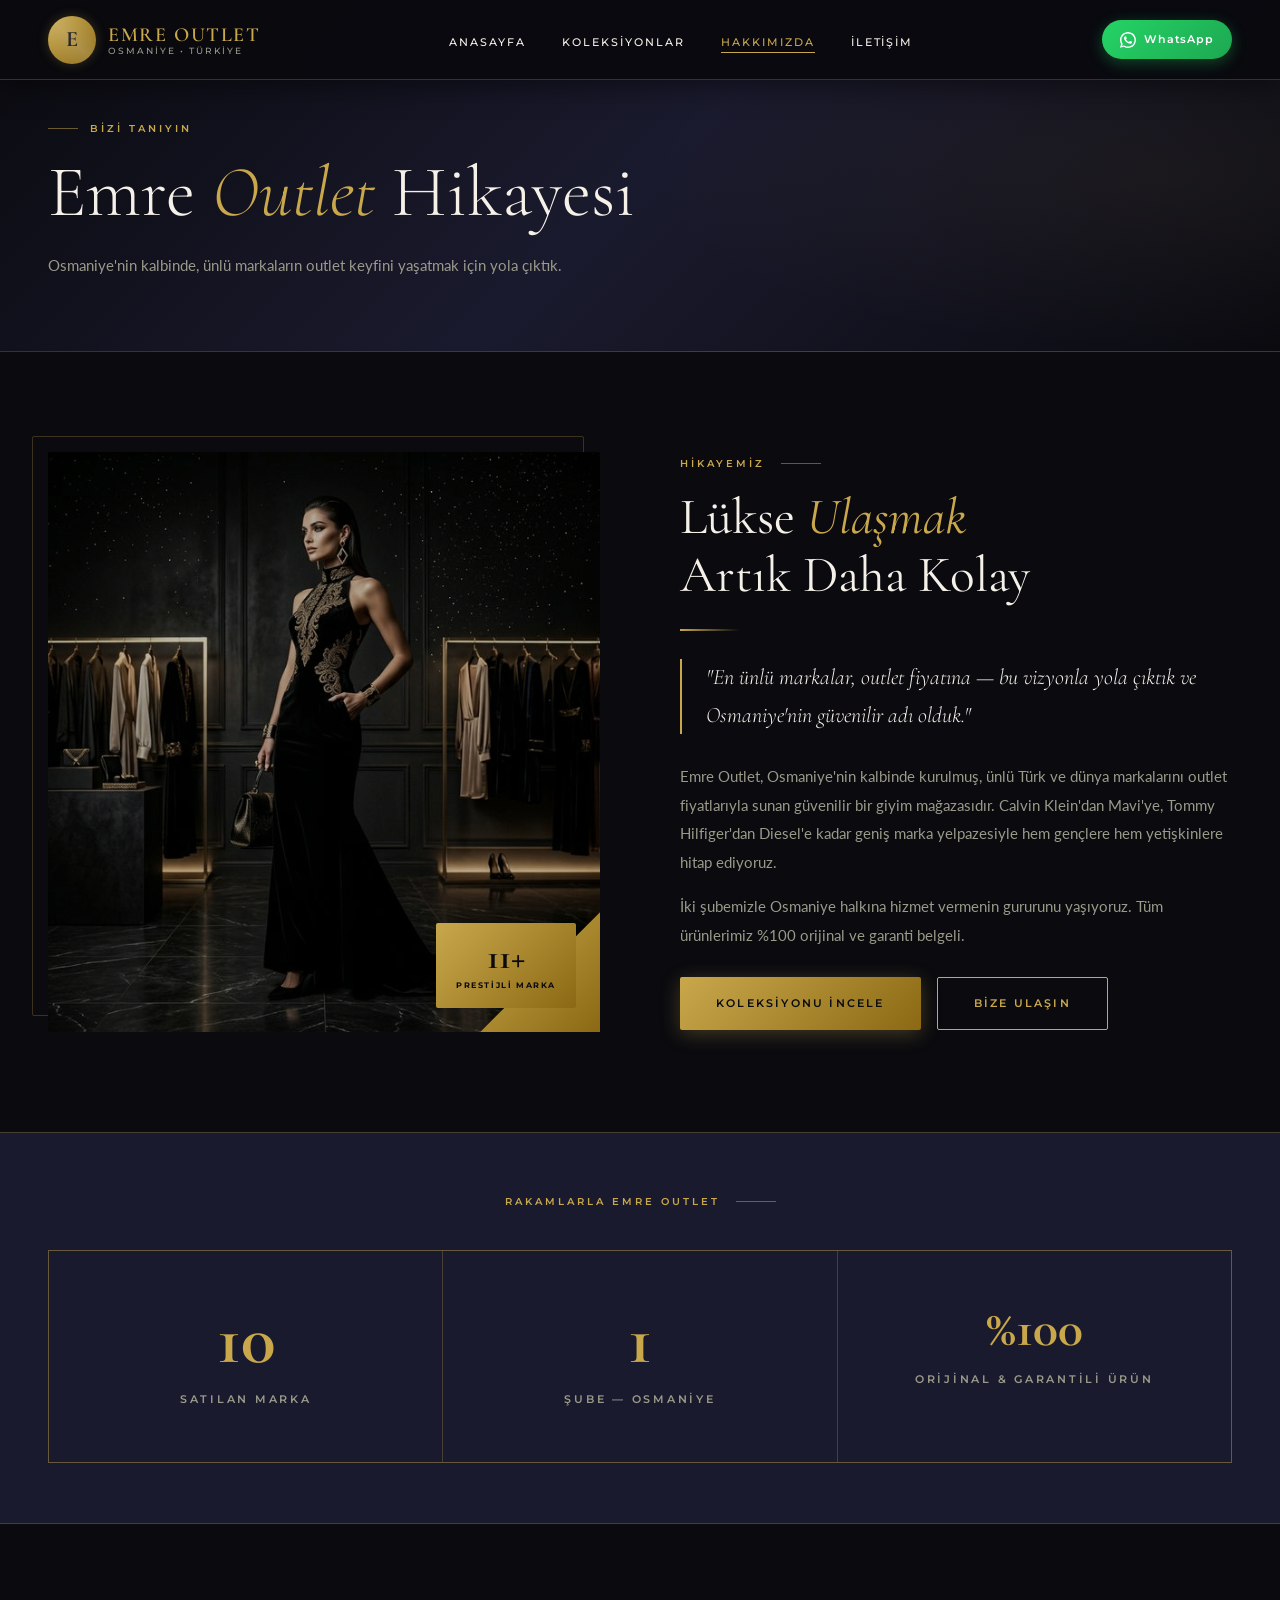
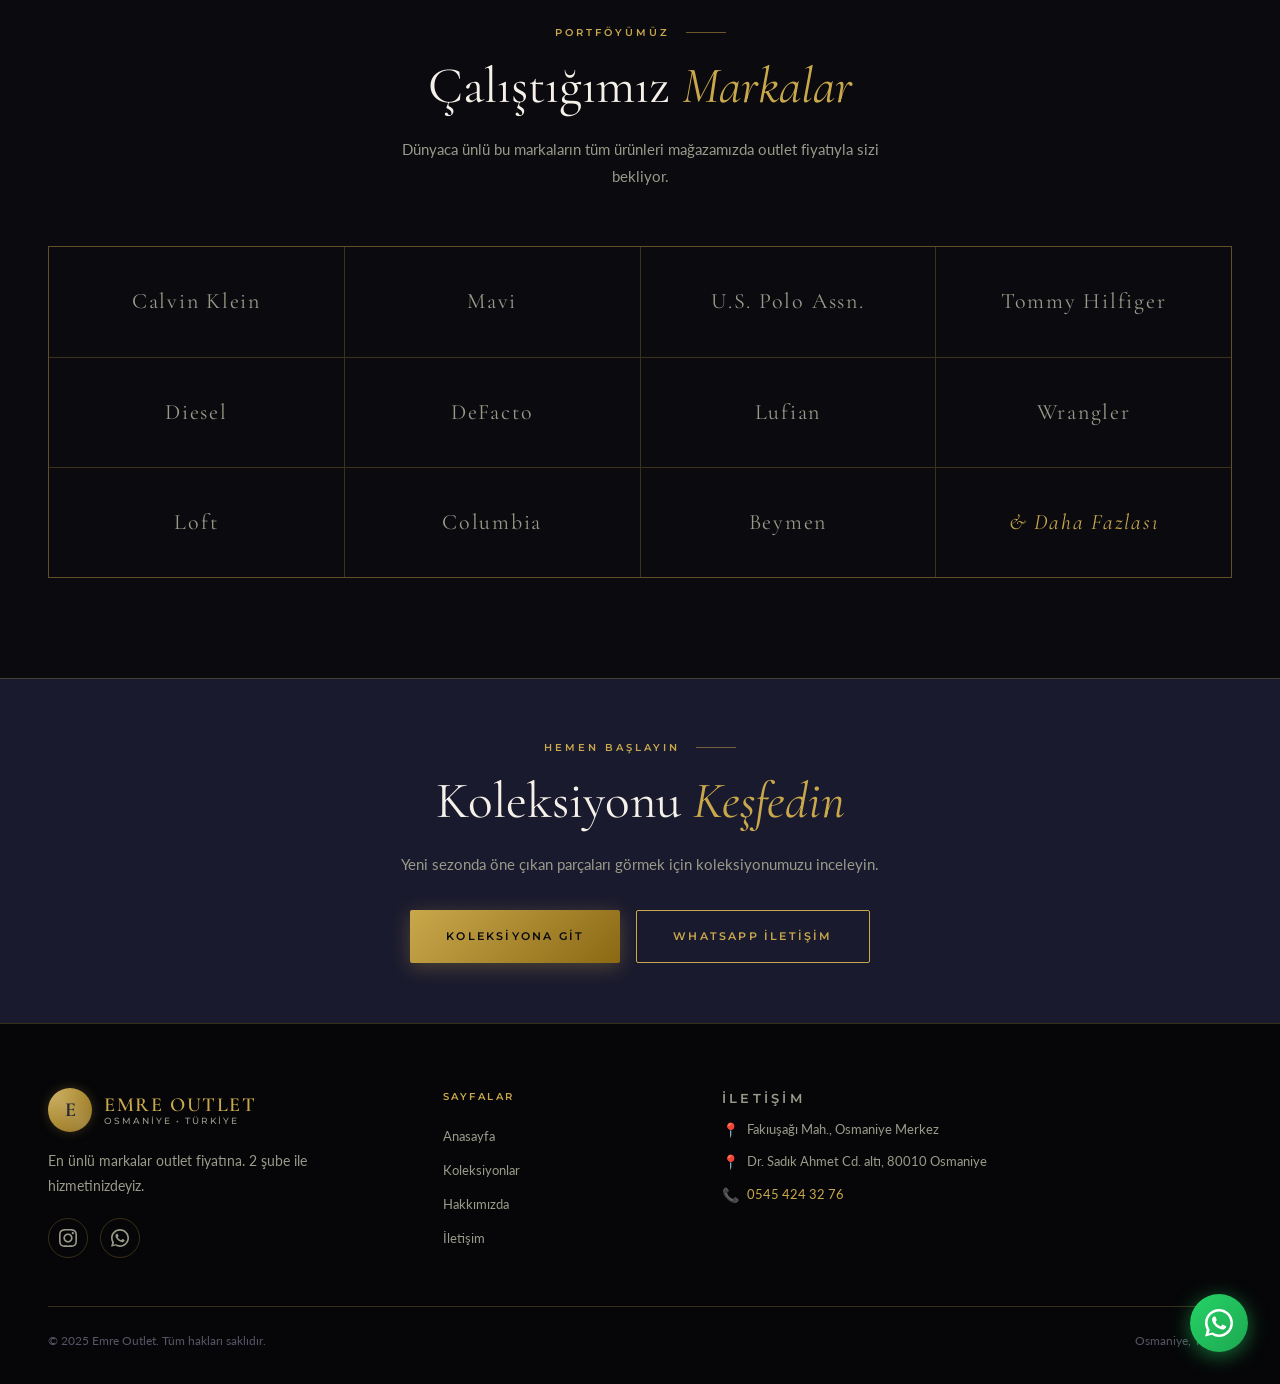
<file: hakkimizda.html>
<!DOCTYPE html>
<html lang="tr">
<head>
  <meta charset="UTF-8"/>
  <meta name="viewport" content="width=device-width, initial-scale=1.0"/>
  <title>Hakkımızda | Emre Outlet</title>
  <meta name="description" content="Emre Outlet hakkında bilgi edinin. Osmaniye'de 2 şube ile ünlü markaları outlet fiyatına sunuyoruz."/>
  <link rel="stylesheet" href="css/style.css"/>
  <link rel="stylesheet" href="css/pages.css"/>
</head>
<body class="page-transition">

  <nav class="navbar scrolled" id="navbar">
    <a href="index.html" class="navbar-logo">
      <div class="logo-emblem">E</div>
      <div class="logo-text">
        <span class="logo-brand">EMRE OUTLET</span>
        <span class="logo-sub">Osmaniye • Türkiye</span>
      </div>
    </a>
    <ul class="navbar-links">
      <li><a href="index.html">Anasayfa</a></li>
      <li><a href="koleksiyonlar.html">Koleksiyonlar</a></li>
      <li><a href="hakkimizda.html" class="active">Hakkımızda</a></li>
      <li><a href="iletisim.html">İletişim</a></li>
    </ul>
    <div class="navbar-right">
      <a href="https://wa.me/905454243276?text=Merhaba%2C%20Emre%20Outlet%20hakkında%20bilgi%20almak%20istiyorum." target="_blank" class="btn-whatsapp-nav" id="nav-wa-btn">
        <svg viewBox="0 0 24 24" fill="white" width="16" height="16"><path d="M17.472 14.382c-.297-.149-1.758-.867-2.03-.967-.273-.099-.471-.148-.67.15-.197.297-.767.966-.94 1.164-.173.199-.347.223-.644.075-.297-.15-1.255-.463-2.39-1.475-.883-.788-1.48-1.761-1.653-2.059-.173-.297-.018-.458.13-.606.134-.133.298-.347.446-.52.149-.174.198-.298.298-.497.099-.198.05-.371-.025-.52-.075-.149-.669-1.612-.916-2.207-.242-.579-.487-.5-.669-.51-.173-.008-.371-.01-.57-.01-.198 0-.52.074-.792.372-.272.297-1.04 1.016-1.04 2.479 0 1.462 1.065 2.875 1.213 3.074.149.198 2.096 3.2 5.077 4.487.709.306 1.262.489 1.694.625.712.227 1.36.195 1.871.118.571-.085 1.758-.719 2.006-1.413.248-.694.248-1.289.173-1.413-.074-.124-.272-.198-.57-.347z"/><path d="M12 0C5.373 0 0 5.373 0 12c0 2.123.554 4.116 1.527 5.845L.057 23.5l5.793-1.47A11.949 11.949 0 0012 24c6.627 0 12-5.373 12-12S18.627 0 12 0zm0 21.818a9.806 9.806 0 01-5.015-1.379l-.36-.213-3.43.87.897-3.338-.235-.374A9.818 9.818 0 012.182 12C2.182 6.575 6.575 2.182 12 2.182c5.424 0 9.818 4.393 9.818 9.818 0 5.424-4.394 9.818-9.818 9.818z"/></svg>
        WhatsApp
      </a>
      <div class="hamburger" id="hamburger"><span></span><span></span><span></span></div>
    </div>
  </nav>
  <div class="mobile-menu" id="mobile-menu">
    <a href="index.html">Anasayfa</a>
    <a href="koleksiyonlar.html">Koleksiyonlar</a>
    <a href="hakkimizda.html">Hakkımızda</a>
    <a href="iletisim.html">İletişim</a>
    <a href="https://wa.me/905454243276" target="_blank" style="color:#25D366">WhatsApp →</a>
  </div>

  <!-- Page Hero -->
  <div class="page-hero">
    <div class="container reveal">
      <div class="page-hero-eyebrow">Bizi Tanıyın</div>
      <h1>Emre <em>Outlet</em> Hikayesi</h1>
      <p>Osmaniye'nin kalbinde, ünlü markaların outlet keyfini yaşatmak için yola çıktık.</p>
    </div>
  </div>

  <!-- Story Section -->
  <section class="section story-section">
    <div class="container">
      <div class="story-grid">
        <div class="story-image reveal">
          <img src="images/hero_bg.png" alt="Emre Outlet Mağaza"/>
          <div class="story-badge">
            <div class="story-badge-num">11+</div>
            <div class="story-badge-label">Prestijli Marka</div>
          </div>
        </div>
        <div class="story-text reveal reveal-delay-2">
          <div class="section-label">Hikayemiz</div>
          <h2 class="section-title">Lükse <span>Ulaşmak</span><br>Artık Daha Kolay</h2>
          <div class="divider"></div>
          <blockquote>
            "En ünlü markalar, outlet fiyatına — bu vizyonla yola çıktık ve Osmaniye'nin güvenilir adı olduk."
          </blockquote>
          <p>Emre Outlet, Osmaniye'nin kalbinde kurulmuş, ünlü Türk ve dünya markalarını outlet fiyatlarıyla sunan güvenilir bir giyim mağazasıdır. Calvin Klein'dan Mavi'ye, Tommy Hilfiger'dan Diesel'e kadar geniş marka yelpazesiyle hem gençlere hem yetişkinlere hitap ediyoruz.</p>
          <p>İki şubemizle Osmaniye halkına hizmet vermenin gururunu yaşıyoruz. Tüm ürünlerimiz %100 orijinal ve garanti belgeli.</p>
          <div style="display:flex;gap:16px;margin-top:28px;flex-wrap:wrap;">
            <a href="koleksiyonlar.html" class="btn btn-primary">Koleksiyonu İncele</a>
            <a href="iletisim.html" class="btn btn-outline">Bize Ulaşın</a>
          </div>
        </div>
      </div>
    </div>
  </section>

  <!-- Counters -->
  <section class="section-sm counters-section">
    <div class="container">
      <div class="section-label" style="justify-content:center;margin-bottom:40px" class="reveal">Rakamlarla Emre Outlet</div>
      <div class="counters-grid">
        <div class="counter-item reveal">
          <span class="counter-num" data-target="11">0</span>
          <span class="counter-label">Satılan Marka</span>
        </div>
        <div class="counter-item reveal reveal-delay-2">
          <span class="counter-num" data-target="2">0</span>
          <span class="counter-label">Şube — Osmaniye</span>
        </div>
        <div class="counter-item reveal reveal-delay-3">
          <span class="counter-num" style="font-size:52px;">%100</span>
          <span class="counter-label">Orijinal & Garantili Ürün</span>
        </div>
      </div>
    </div>
  </section>

  <!-- Brands Wall -->
  <section class="section brands-section">
    <div class="container">
      <div class="reveal" style="text-align:center">
        <div class="section-label" style="justify-content:center">Portföyümüz</div>
        <h2 class="section-title">Çalıştığımız <span>Markalar</span></h2>
        <p class="section-desc" style="margin:0 auto">Dünyaca ünlü bu markaların tüm ürünleri mağazamızda outlet fiyatıyla sizi bekliyor.</p>
      </div>
      <div class="brands-grid reveal reveal-delay-1">
        <div class="brand-cell">Calvin Klein</div>
        <div class="brand-cell">Mavi</div>
        <div class="brand-cell">U.S. Polo Assn.</div>
        <div class="brand-cell">Tommy Hilfiger</div>
        <div class="brand-cell">Diesel</div>
        <div class="brand-cell">DeFacto</div>
        <div class="brand-cell">Lufian</div>
        <div class="brand-cell">Wrangler</div>
        <div class="brand-cell">Loft</div>
        <div class="brand-cell">Columbia</div>
        <div class="brand-cell">Beymen</div>
        <div class="brand-cell" style="color:var(--gold);font-style:italic;">& Daha Fazlası</div>
      </div>
    </div>
  </section>

  <!-- CTA Strip -->
  <section class="section-sm" style="background:var(--navy);border-top:1px solid var(--border-gold);text-align:center;">
    <div class="container reveal">
      <div class="section-label" style="justify-content:center">Hemen Başlayın</div>
      <h2 class="section-title">Koleksiyonu <span>Keşfedin</span></h2>
      <p class="section-desc" style="margin:0 auto 32px">Yeni sezonda öne çıkan parçaları görmek için koleksiyonumuzu inceleyin.</p>
      <div style="display:flex;gap:16px;justify-content:center;flex-wrap:wrap;">
        <a href="koleksiyonlar.html" class="btn btn-primary">Koleksiyona Git</a>
        <a href="https://wa.me/905454243276?text=Merhaba%2C%20bilgi%20almak%20istiyorum." target="_blank" class="btn btn-outline">WhatsApp İletişim</a>
      </div>
    </div>
  </section>

  <footer class="footer">
    <div class="footer-grid">
      <div class="footer-brand">
        <a href="index.html" class="navbar-logo" style="margin-bottom:16px">
          <div class="logo-emblem" style="width:44px;height:44px;font-size:20px">E</div>
          <div class="logo-text"><span class="logo-brand">EMRE OUTLET</span><span class="logo-sub">Osmaniye • Türkiye</span></div>
        </a>
        <p>En ünlü markalar outlet fiyatına. 2 şube ile hizmetinizdeyiz.</p>
        <div class="footer-social">
          <a href="https://www.instagram.com/emreoutlet.osmaniye" target="_blank" class="social-icon" aria-label="Instagram">
            <svg viewBox="0 0 24 24" width="18" height="18" fill="currentColor"><path d="M12 2.163c3.204 0 3.584.012 4.85.07 3.252.148 4.771 1.691 4.919 4.919.058 1.265.069 1.645.069 4.849 0 3.205-.012 3.584-.069 4.849-.149 3.225-1.664 4.771-4.919 4.919-1.266.058-1.644.07-4.85.07-3.204 0-3.584-.012-4.849-.07-3.26-.149-4.771-1.699-4.919-4.92-.058-1.265-.07-1.644-.07-4.849 0-3.204.013-3.583.07-4.849.149-3.227 1.664-4.771 4.919-4.919 1.266-.057 1.645-.069 4.849-.069zm0-2.163c-3.259 0-3.667.014-4.947.072-4.358.2-6.78 2.618-6.98 6.98-.059 1.281-.073 1.689-.073 4.948 0 3.259.014 3.668.072 4.948.2 4.358 2.618 6.78 6.98 6.98 1.281.058 1.689.072 4.948.072 3.259 0 3.668-.014 4.948-.072 4.354-.2 6.782-2.618 6.979-6.98.059-1.28.073-1.689.073-4.948 0-3.259-.014-3.667-.072-4.947-.196-4.354-2.617-6.78-6.979-6.98-1.281-.059-1.69-.073-4.949-.073zm0 5.838c-3.403 0-6.162 2.759-6.162 6.162s2.759 6.163 6.162 6.163 6.162-2.759 6.162-6.163c0-3.403-2.759-6.162-6.162-6.162zm0 10.162c-2.209 0-4-1.79-4-4 0-2.209 1.791-4 4-4s4 1.791 4 4c0 2.21-1.791 4-4 4zm6.406-11.845c-.796 0-1.441.645-1.441 1.44s.645 1.44 1.441 1.44c.795 0 1.439-.645 1.439-1.44s-.644-1.44-1.439-1.44z"/></svg>
          </a>
          <a href="https://wa.me/905454243276" target="_blank" class="social-icon" aria-label="WhatsApp">
            <svg viewBox="0 0 24 24" width="18" height="18" fill="currentColor"><path d="M17.472 14.382c-.297-.149-1.758-.867-2.03-.967-.273-.099-.471-.148-.67.15-.197.297-.767.966-.94 1.164-.173.199-.347.223-.644.075-.297-.15-1.255-.463-2.39-1.475-.883-.788-1.48-1.761-1.653-2.059-.173-.297-.018-.458.13-.606.134-.133.298-.347.446-.52.149-.174.198-.298.298-.497.099-.198.05-.371-.025-.52-.075-.149-.669-1.612-.916-2.207-.242-.579-.487-.5-.669-.51-.173-.008-.371-.01-.57-.01-.198 0-.52.074-.792.372-.272.297-1.04 1.016-1.04 2.479 0 1.462 1.065 2.875 1.213 3.074.149.198 2.096 3.2 5.077 4.487.709.306 1.262.489 1.694.625.712.227 1.36.195 1.871.118.571-.085 1.758-.719 2.006-1.413.248-.694.248-1.289.173-1.413-.074-.124-.272-.198-.57-.347z"/><path d="M12 0C5.373 0 0 5.373 0 12c0 2.123.554 4.116 1.527 5.845L.057 23.5l5.793-1.47A11.949 11.949 0 0012 24c6.627 0 12-5.373 12-12S18.627 0 12 0zm0 21.818a9.806 9.806 0 01-5.015-1.379l-.36-.213-3.43.87.897-3.338-.235-.374A9.818 9.818 0 012.182 12C2.182 6.575 6.575 2.182 12 2.182c5.424 0 9.818 4.393 9.818 9.818 0 5.424-4.394 9.818-9.818 9.818z"/></svg>
          </a>
        </div>
      </div>
      <div>
        <p class="footer-title">Sayfalar</p>
        <div class="footer-links">
          <a href="index.html">Anasayfa</a>
          <a href="koleksiyonlar.html">Koleksiyonlar</a>
          <a href="hakkimizda.html">Hakkımızda</a>
          <a href="iletisim.html">İletişim</a>
        </div>
      </div>
      <div class="footer-contact" style="grid-column:span 2">
        <p class="footer-title">İletişim</p>
        <p><span>📍</span> Fakıuşağı Mah., Osmaniye Merkez</p>
        <p><span>📍</span> Dr. Sadık Ahmet Cd. altı, 80010 Osmaniye</p>
        <p><span>📞</span> <a href="tel:+905454243276" style="color:var(--gold)">0545 424 32 76</a></p>
      </div>
    </div>
    <div class="footer-bottom">
      <span>© 2025 Emre Outlet. Tüm hakları saklıdır.</span>
      <span>Osmaniye, Türkiye</span>
    </div>
  </footer>

  <a href="https://wa.me/905454243276?text=Merhaba%2C%20Emre%20Outlet%20hakkında%20bilgi%20almak%20istiyorum." target="_blank" class="whatsapp-float" id="wa-float" aria-label="WhatsApp">
    <svg viewBox="0 0 24 24" fill="white"><path d="M17.472 14.382c-.297-.149-1.758-.867-2.03-.967-.273-.099-.471-.148-.67.15-.197.297-.767.966-.94 1.164-.173.199-.347.223-.644.075-.297-.15-1.255-.463-2.39-1.475-.883-.788-1.48-1.761-1.653-2.059-.173-.297-.018-.458.13-.606.134-.133.298-.347.446-.52.149-.174.198-.298.298-.497.099-.198.05-.371-.025-.52-.075-.149-.669-1.612-.916-2.207-.242-.579-.487-.5-.669-.51-.173-.008-.371-.01-.57-.01-.198 0-.52.074-.792.372-.272.297-1.04 1.016-1.04 2.479 0 1.462 1.065 2.875 1.213 3.074.149.198 2.096 3.2 5.077 4.487.709.306 1.262.489 1.694.625.712.227 1.36.195 1.871.118.571-.085 1.758-.719 2.006-1.413.248-.694.248-1.289.173-1.413-.074-.124-.272-.198-.57-.347z"/><path d="M12 0C5.373 0 0 5.373 0 12c0 2.123.554 4.116 1.527 5.845L.057 23.5l5.793-1.47A11.949 11.949 0 0012 24c6.627 0 12-5.373 12-12S18.627 0 12 0zm0 21.818a9.806 9.806 0 01-5.015-1.379l-.36-.213-3.43.87.897-3.338-.235-.374A9.818 9.818 0 012.182 12C2.182 6.575 6.575 2.182 12 2.182c5.424 0 9.818 4.393 9.818 9.818 0 5.424-4.394 9.818-9.818 9.818z"/></svg>
  </a>
  <script src="js/main.js"></script>
</body>
</html>
</file>
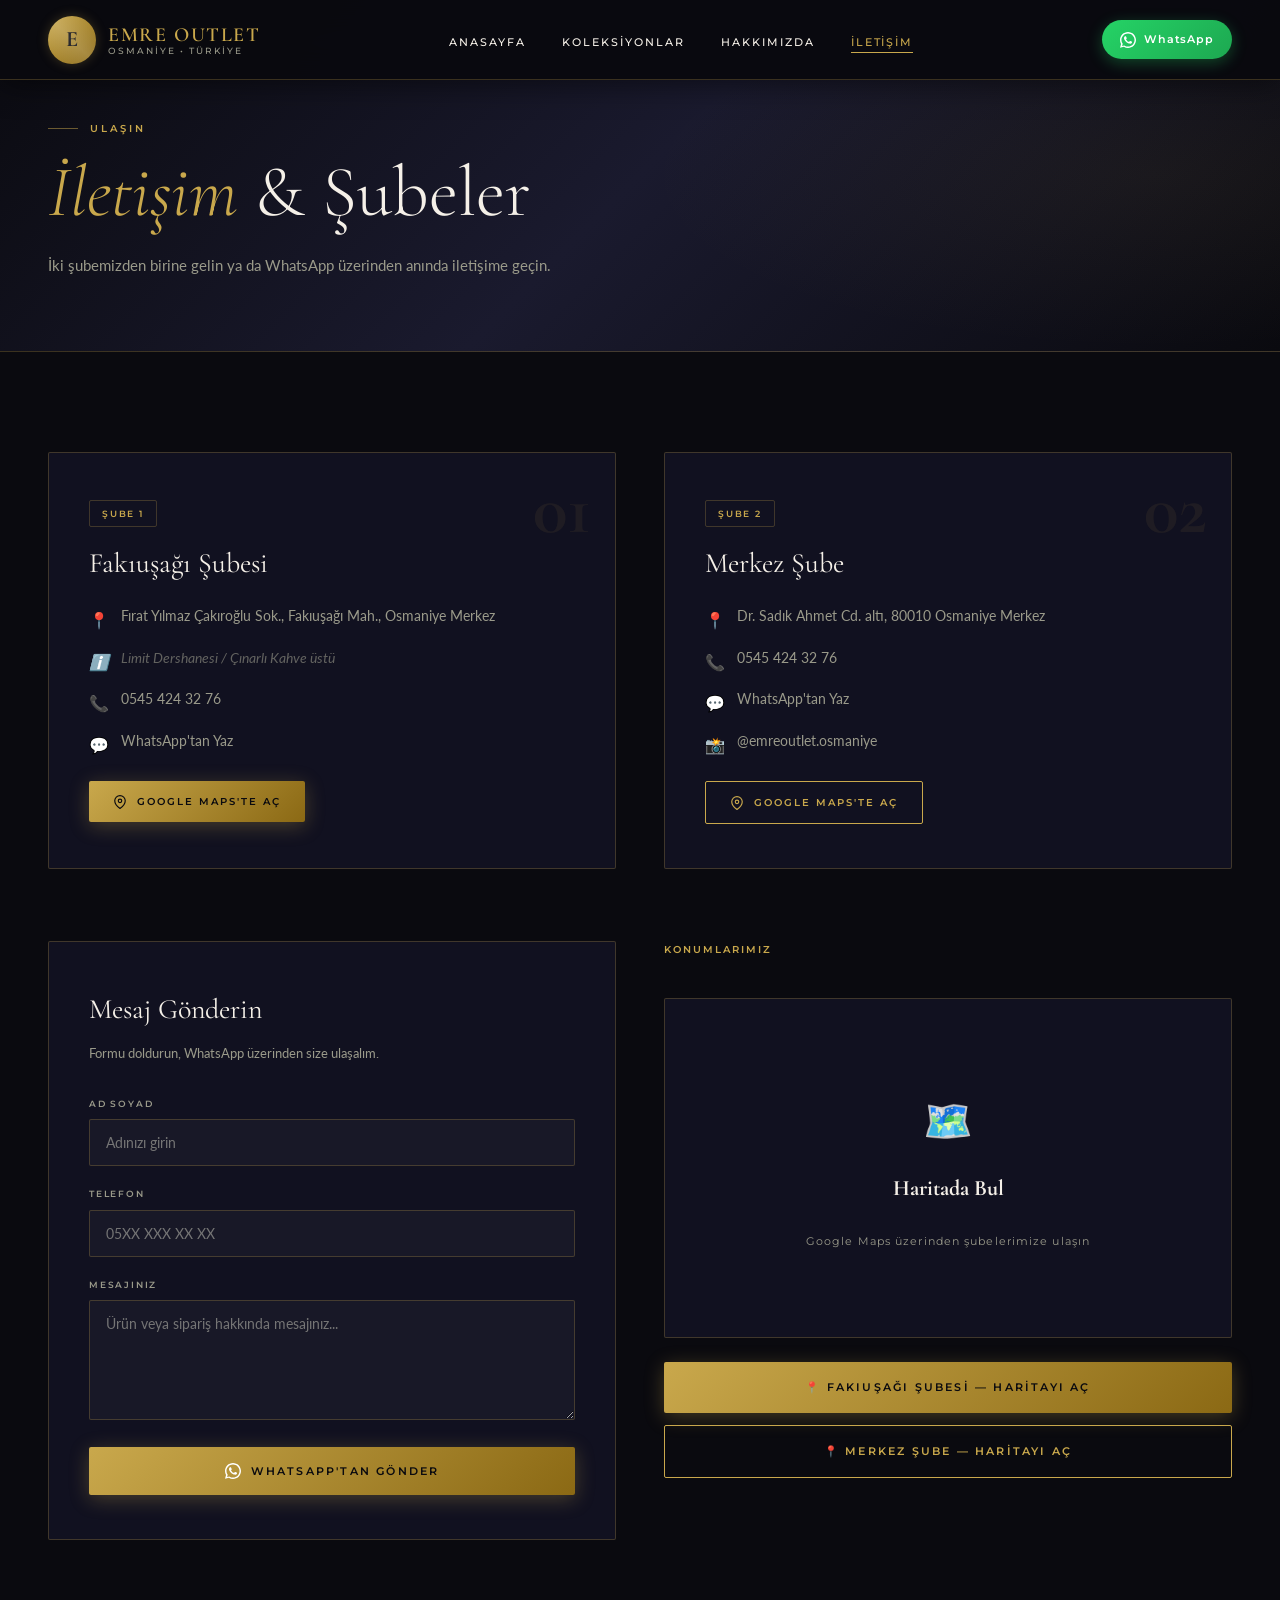
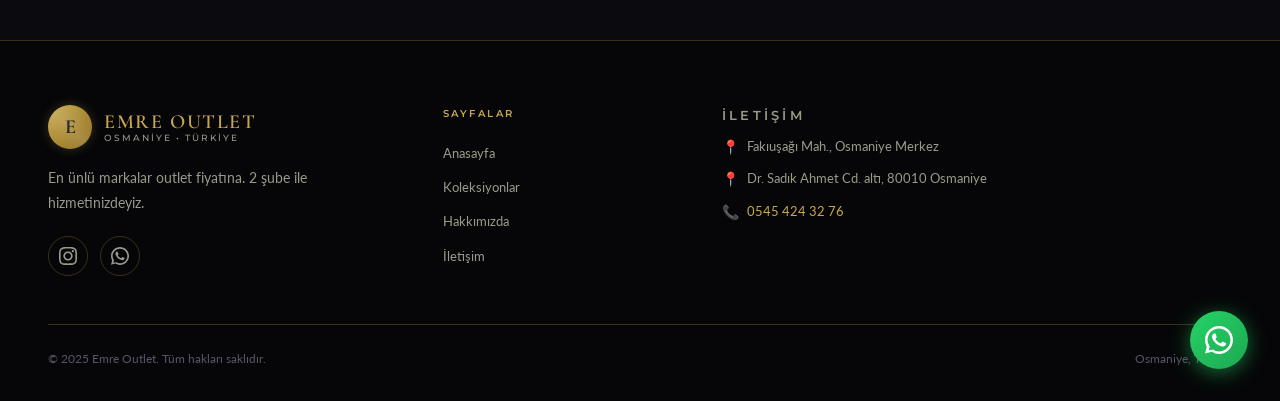
<file: iletisim.html>
<!DOCTYPE html>
<html lang="tr">
<head>
  <meta charset="UTF-8"/>
  <meta name="viewport" content="width=device-width, initial-scale=1.0"/>
  <title>İletişim | Emre Outlet</title>
  <meta name="description" content="Emre Outlet iletişim bilgileri ve şube adresleri. Osmaniye'de 2 şube. WhatsApp ile hızlı iletişim."/>
  <link rel="stylesheet" href="css/style.css"/>
  <link rel="stylesheet" href="css/pages.css"/>
</head>
<body class="page-transition">

  <nav class="navbar scrolled" id="navbar">
    <a href="index.html" class="navbar-logo">
      <div class="logo-emblem">E</div>
      <div class="logo-text">
        <span class="logo-brand">EMRE OUTLET</span>
        <span class="logo-sub">Osmaniye • Türkiye</span>
      </div>
    </a>
    <ul class="navbar-links">
      <li><a href="index.html">Anasayfa</a></li>
      <li><a href="koleksiyonlar.html">Koleksiyonlar</a></li>
      <li><a href="hakkimizda.html">Hakkımızda</a></li>
      <li><a href="iletisim.html" class="active">İletişim</a></li>
    </ul>
    <div class="navbar-right">
      <a href="https://wa.me/905454243276?text=Merhaba%2C%20Emre%20Outlet%20hakkında%20bilgi%20almak%20istiyorum." target="_blank" class="btn-whatsapp-nav" id="nav-wa-btn">
        <svg viewBox="0 0 24 24" fill="white" width="16" height="16"><path d="M17.472 14.382c-.297-.149-1.758-.867-2.03-.967-.273-.099-.471-.148-.67.15-.197.297-.767.966-.94 1.164-.173.199-.347.223-.644.075-.297-.15-1.255-.463-2.39-1.475-.883-.788-1.48-1.761-1.653-2.059-.173-.297-.018-.458.13-.606.134-.133.298-.347.446-.52.149-.174.198-.298.298-.497.099-.198.05-.371-.025-.52-.075-.149-.669-1.612-.916-2.207-.242-.579-.487-.5-.669-.51-.173-.008-.371-.01-.57-.01-.198 0-.52.074-.792.372-.272.297-1.04 1.016-1.04 2.479 0 1.462 1.065 2.875 1.213 3.074.149.198 2.096 3.2 5.077 4.487.709.306 1.262.489 1.694.625.712.227 1.36.195 1.871.118.571-.085 1.758-.719 2.006-1.413.248-.694.248-1.289.173-1.413-.074-.124-.272-.198-.57-.347z"/><path d="M12 0C5.373 0 0 5.373 0 12c0 2.123.554 4.116 1.527 5.845L.057 23.5l5.793-1.47A11.949 11.949 0 0012 24c6.627 0 12-5.373 12-12S18.627 0 12 0zm0 21.818a9.806 9.806 0 01-5.015-1.379l-.36-.213-3.43.87.897-3.338-.235-.374A9.818 9.818 0 012.182 12C2.182 6.575 6.575 2.182 12 2.182c5.424 0 9.818 4.393 9.818 9.818 0 5.424-4.394 9.818-9.818 9.818z"/></svg>
        WhatsApp
      </a>
      <div class="hamburger" id="hamburger"><span></span><span></span><span></span></div>
    </div>
  </nav>
  <div class="mobile-menu" id="mobile-menu">
    <a href="index.html">Anasayfa</a>
    <a href="koleksiyonlar.html">Koleksiyonlar</a>
    <a href="hakkimizda.html">Hakkımızda</a>
    <a href="iletisim.html">İletişim</a>
    <a href="https://wa.me/905454243276" target="_blank" style="color:#25D366">WhatsApp →</a>
  </div>

  <!-- Page Hero -->
  <div class="page-hero">
    <div class="container reveal">
      <div class="page-hero-eyebrow">Ulaşın</div>
      <h1><em>İletişim</em> & Şubeler</h1>
      <p>İki şubemizden birine gelin ya da WhatsApp üzerinden anında iletişime geçin.</p>
    </div>
  </div>

  <!-- Contact Section -->
  <section class="section contact-section">
    <div class="container">

      <!-- Branch Cards -->
      <div class="contact-grid">
        <div class="branch-card reveal">
          <div class="branch-num">01</div>
          <div class="branch-tag">Şube 1</div>
          <h3>Fakıuşağı Şubesi</h3>
          <div class="branch-info">
            <p>
              <span class="bi-icon">📍</span>
              <span>Fırat Yılmaz Çakıroğlu Sok., Fakıuşağı Mah., Osmaniye Merkez</span>
            </p>
            <p class="branch-note">
              <span class="bi-icon">ℹ️</span>
              Limit Dershanesi / Çınarlı Kahve üstü
            </p>
            <p>
              <span class="bi-icon">📞</span>
              <a href="tel:+905454243276">0545 424 32 76</a>
            </p>
            <p>
              <span class="bi-icon">💬</span>
              <a href="https://wa.me/905454243276?text=Merhaba%2C%20Fakı u%C5%9Fa%C4%9F%C4%B1%20%C5%9Fubesi%20hakk%C4%B1nda%20bilgi%20almak%20istiyorum." target="_blank">WhatsApp'tan Yaz</a>
            </p>
          </div>
          <div class="branch-map-btn">
            <a href="https://maps.app.goo.gl/QrZ4NMXzi71jWu7E8" target="_blank" class="btn btn-primary" id="maps-sube1" style="padding:12px 24px;font-size:10px;">
              <svg width="14" height="14" viewBox="0 0 24 24" fill="none" stroke="currentColor" stroke-width="2"><path d="M21 10c0 7-9 13-9 13s-9-6-9-13a9 9 0 0118 0z"/><circle cx="12" cy="10" r="3"/></svg>
              Google Maps'te Aç
            </a>
          </div>
        </div>

        <div class="branch-card reveal reveal-delay-2">
          <div class="branch-num">02</div>
          <div class="branch-tag">Şube 2</div>
          <h3>Merkez Şube</h3>
          <div class="branch-info">
            <p>
              <span class="bi-icon">📍</span>
              <span>Dr. Sadık Ahmet Cd. altı, 80010 Osmaniye Merkez</span>
            </p>
            <p>
              <span class="bi-icon">📞</span>
              <a href="tel:+905454243276">0545 424 32 76</a>
            </p>
            <p>
              <span class="bi-icon">💬</span>
              <a href="https://wa.me/905454243276?text=Merhaba%2C%20Merkez%20%C5%9Fubesi%20hakk%C4%B1nda%20bilgi%20almak%20istiyorum." target="_blank">WhatsApp'tan Yaz</a>
            </p>
            <p>
              <span class="bi-icon">📸</span>
              <a href="https://www.instagram.com/emreoutlet.osmaniye" target="_blank">@emreoutlet.osmaniye</a>
            </p>
          </div>
          <div class="branch-map-btn">
            <a href="https://www.google.com/maps/search/Dr+Sadık+Ahmet+Caddesi+Osmaniye" target="_blank" class="btn btn-outline" id="maps-sube2" style="padding:12px 24px;font-size:10px;">
              <svg width="14" height="14" viewBox="0 0 24 24" fill="none" stroke="currentColor" stroke-width="2"><path d="M21 10c0 7-9 13-9 13s-9-6-9-13a9 9 0 0118 0z"/><circle cx="12" cy="10" r="3"/></svg>
              Google Maps'te Aç
            </a>
          </div>
        </div>
      </div>

      <!-- Form + Map -->
      <div class="contact-bottom">
        <div class="contact-form-wrap reveal">
          <h2 class="form-title">Mesaj Gönderin</h2>
          <p class="form-subtitle">Formu doldurun, WhatsApp üzerinden size ulaşalım.</p>
          <form id="contact-form" novalidate>
            <div class="form-group">
              <label for="form-name">Ad Soyad</label>
              <input type="text" id="form-name" placeholder="Adınızı girin" required/>
            </div>
            <div class="form-group">
              <label for="form-phone">Telefon</label>
              <input type="tel" id="form-phone" placeholder="05XX XXX XX XX" required/>
            </div>
            <div class="form-group">
              <label for="form-msg">Mesajınız</label>
              <textarea id="form-msg" placeholder="Ürün veya sipariş hakkında mesajınız..." required></textarea>
            </div>
            <button type="submit" class="btn btn-primary" id="form-submit" style="width:100%;justify-content:center;">
              <svg width="16" height="16" viewBox="0 0 24 24" fill="white"><path d="M17.472 14.382c-.297-.149-1.758-.867-2.03-.967-.273-.099-.471-.148-.67.15-.197.297-.767.966-.94 1.164-.173.199-.347.223-.644.075-.297-.15-1.255-.463-2.39-1.475-.883-.788-1.48-1.761-1.653-2.059-.173-.297-.018-.458.13-.606.134-.133.298-.347.446-.52.149-.174.198-.298.298-.497.099-.198.05-.371-.025-.52-.075-.149-.669-1.612-.916-2.207-.242-.579-.487-.5-.669-.51-.173-.008-.371-.01-.57-.01-.198 0-.52.074-.792.372-.272.297-1.04 1.016-1.04 2.479 0 1.462 1.065 2.875 1.213 3.074.149.198 2.096 3.2 5.077 4.487.709.306 1.262.489 1.694.625.712.227 1.36.195 1.871.118.571-.085 1.758-.719 2.006-1.413.248-.694.248-1.289.173-1.413-.074-.124-.272-.198-.57-.347z"/><path d="M12 0C5.373 0 0 5.373 0 12c0 2.123.554 4.116 1.527 5.845L.057 23.5l5.793-1.47A11.949 11.949 0 0012 24c6.627 0 12-5.373 12-12S18.627 0 12 0zm0 21.818a9.806 9.806 0 01-5.015-1.379l-.36-.213-3.43.87.897-3.338-.235-.374A9.818 9.818 0 012.182 12C2.182 6.575 6.575 2.182 12 2.182c5.424 0 9.818 4.393 9.818 9.818 0 5.424-4.394 9.818-9.818 9.818z"/></svg>
              WhatsApp'tan Gönder
            </button>
          </form>
        </div>

        <div class="contact-map-wrap reveal reveal-delay-2">
          <div style="font-family:var(--font-sans);font-size:10px;font-weight:600;letter-spacing:.2em;text-transform:uppercase;color:var(--gold);margin-bottom:16px;">Konumlarımız</div>
          <div class="map-embed-wrap">
            <div class="map-placeholder">
              <div class="map-icon">🗺️</div>
              <h3 style="font-family:var(--font-display);font-size:22px;color:var(--white);margin-bottom:8px;">Haritada Bul</h3>
              <p>Google Maps üzerinden şubelerimize ulaşın</p>
            </div>
          </div>
          <div class="map-buttons">
            <a href="https://maps.app.goo.gl/QrZ4NMXzi71jWu7E8" target="_blank" class="btn btn-primary" style="justify-content:center;">
              📍 Fakıuşağı Şubesi — Haritayı Aç
            </a>
            <a href="https://www.google.com/maps/search/Dr+Sadık+Ahmet+Caddesi+Osmaniye" target="_blank" class="btn btn-outline" style="justify-content:center;">
              📍 Merkez Şube — Haritayı Aç
            </a>
          </div>
        </div>
      </div>

    </div>
  </section>

  <footer class="footer">
    <div class="footer-grid">
      <div class="footer-brand">
        <a href="index.html" class="navbar-logo" style="margin-bottom:16px">
          <div class="logo-emblem" style="width:44px;height:44px;font-size:20px">E</div>
          <div class="logo-text"><span class="logo-brand">EMRE OUTLET</span><span class="logo-sub">Osmaniye • Türkiye</span></div>
        </a>
        <p>En ünlü markalar outlet fiyatına. 2 şube ile hizmetinizdeyiz.</p>
        <div class="footer-social">
          <a href="https://www.instagram.com/emreoutlet.osmaniye" target="_blank" class="social-icon" aria-label="Instagram">
            <svg viewBox="0 0 24 24" width="18" height="18" fill="currentColor"><path d="M12 2.163c3.204 0 3.584.012 4.85.07 3.252.148 4.771 1.691 4.919 4.919.058 1.265.069 1.645.069 4.849 0 3.205-.012 3.584-.069 4.849-.149 3.225-1.664 4.771-4.919 4.919-1.266.058-1.644.07-4.85.07-3.204 0-3.584-.012-4.849-.07-3.26-.149-4.771-1.699-4.919-4.92-.058-1.265-.07-1.644-.07-4.849 0-3.204.013-3.583.07-4.849.149-3.227 1.664-4.771 4.919-4.919 1.266-.057 1.645-.069 4.849-.069zm0-2.163c-3.259 0-3.667.014-4.947.072-4.358.2-6.78 2.618-6.98 6.98-.059 1.281-.073 1.689-.073 4.948 0 3.259.014 3.668.072 4.948.2 4.358 2.618 6.78 6.98 6.98 1.281.058 1.689.072 4.948.072 3.259 0 3.668-.014 4.948-.072 4.354-.2 6.782-2.618 6.979-6.98.059-1.28.073-1.689.073-4.948 0-3.259-.014-3.667-.072-4.947-.196-4.354-2.617-6.78-6.979-6.98-1.281-.059-1.69-.073-4.949-.073zm0 5.838c-3.403 0-6.162 2.759-6.162 6.162s2.759 6.163 6.162 6.163 6.162-2.759 6.162-6.163c0-3.403-2.759-6.162-6.162-6.162zm0 10.162c-2.209 0-4-1.79-4-4 0-2.209 1.791-4 4-4s4 1.791 4 4c0 2.21-1.791 4-4 4zm6.406-11.845c-.796 0-1.441.645-1.441 1.44s.645 1.44 1.441 1.44c.795 0 1.439-.645 1.439-1.44s-.644-1.44-1.439-1.44z"/></svg>
          </a>
          <a href="https://wa.me/905454243276" target="_blank" class="social-icon" aria-label="WhatsApp">
            <svg viewBox="0 0 24 24" width="18" height="18" fill="currentColor"><path d="M17.472 14.382c-.297-.149-1.758-.867-2.03-.967-.273-.099-.471-.148-.67.15-.197.297-.767.966-.94 1.164-.173.199-.347.223-.644.075-.297-.15-1.255-.463-2.39-1.475-.883-.788-1.48-1.761-1.653-2.059-.173-.297-.018-.458.13-.606.134-.133.298-.347.446-.52.149-.174.198-.298.298-.497.099-.198.05-.371-.025-.52-.075-.149-.669-1.612-.916-2.207-.242-.579-.487-.5-.669-.51-.173-.008-.371-.01-.57-.01-.198 0-.52.074-.792.372-.272.297-1.04 1.016-1.04 2.479 0 1.462 1.065 2.875 1.213 3.074.149.198 2.096 3.2 5.077 4.487.709.306 1.262.489 1.694.625.712.227 1.36.195 1.871.118.571-.085 1.758-.719 2.006-1.413.248-.694.248-1.289.173-1.413-.074-.124-.272-.198-.57-.347z"/><path d="M12 0C5.373 0 0 5.373 0 12c0 2.123.554 4.116 1.527 5.845L.057 23.5l5.793-1.47A11.949 11.949 0 0012 24c6.627 0 12-5.373 12-12S18.627 0 12 0zm0 21.818a9.806 9.806 0 01-5.015-1.379l-.36-.213-3.43.87.897-3.338-.235-.374A9.818 9.818 0 012.182 12C2.182 6.575 6.575 2.182 12 2.182c5.424 0 9.818 4.393 9.818 9.818 0 5.424-4.394 9.818-9.818 9.818z"/></svg>
          </a>
        </div>
      </div>
      <div>
        <p class="footer-title">Sayfalar</p>
        <div class="footer-links">
          <a href="index.html">Anasayfa</a>
          <a href="koleksiyonlar.html">Koleksiyonlar</a>
          <a href="hakkimizda.html">Hakkımızda</a>
          <a href="iletisim.html">İletişim</a>
        </div>
      </div>
      <div class="footer-contact" style="grid-column:span 2">
        <p class="footer-title">İletişim</p>
        <p><span>📍</span> Fakıuşağı Mah., Osmaniye Merkez</p>
        <p><span>📍</span> Dr. Sadık Ahmet Cd. altı, 80010 Osmaniye</p>
        <p><span>📞</span> <a href="tel:+905454243276" style="color:var(--gold)">0545 424 32 76</a></p>
      </div>
    </div>
    <div class="footer-bottom">
      <span>© 2025 Emre Outlet. Tüm hakları saklıdır.</span>
      <span>Osmaniye, Türkiye</span>
    </div>
  </footer>

  <a href="https://wa.me/905454243276?text=Merhaba%2C%20Emre%20Outlet%20hakkında%20bilgi%20almak%20istiyorum." target="_blank" class="whatsapp-float" id="wa-float" aria-label="WhatsApp">
    <svg viewBox="0 0 24 24" fill="white"><path d="M17.472 14.382c-.297-.149-1.758-.867-2.03-.967-.273-.099-.471-.148-.67.15-.197.297-.767.966-.94 1.164-.173.199-.347.223-.644.075-.297-.15-1.255-.463-2.39-1.475-.883-.788-1.48-1.761-1.653-2.059-.173-.297-.018-.458.13-.606.134-.133.298-.347.446-.52.149-.174.198-.298.298-.497.099-.198.05-.371-.025-.52-.075-.149-.669-1.612-.916-2.207-.242-.579-.487-.5-.669-.51-.173-.008-.371-.01-.57-.01-.198 0-.52.074-.792.372-.272.297-1.04 1.016-1.04 2.479 0 1.462 1.065 2.875 1.213 3.074.149.198 2.096 3.2 5.077 4.487.709.306 1.262.489 1.694.625.712.227 1.36.195 1.871.118.571-.085 1.758-.719 2.006-1.413.248-.694.248-1.289.173-1.413-.074-.124-.272-.198-.57-.347z"/><path d="M12 0C5.373 0 0 5.373 0 12c0 2.123.554 4.116 1.527 5.845L.057 23.5l5.793-1.47A11.949 11.949 0 0012 24c6.627 0 12-5.373 12-12S18.627 0 12 0zm0 21.818a9.806 9.806 0 01-5.015-1.379l-.36-.213-3.43.87.897-3.338-.235-.374A9.818 9.818 0 012.182 12C2.182 6.575 6.575 2.182 12 2.182c5.424 0 9.818 4.393 9.818 9.818 0 5.424-4.394 9.818-9.818 9.818z"/></svg>
  </a>

  <script src="js/main.js"></script>
  <script>
    // WhatsApp form submission
    const form = document.getElementById('contact-form');
    if (form) {
      form.addEventListener('submit', (e) => {
        e.preventDefault();
        const name = document.getElementById('form-name').value.trim();
        const phone = document.getElementById('form-phone').value.trim();
        const msg = document.getElementById('form-msg').value.trim();
        if (!name || !phone || !msg) { alert('Lütfen tüm alanları doldurun.'); return; }
        const text = `Merhaba, ben ${name} (${phone}). ${msg}`;
        window.open(`https://wa.me/905454243276?text=${encodeURIComponent(text)}`, '_blank');
      });
    }
  </script>
</body>
</html>
</file>
<file: css/style.css>
/* =========================================
   EMRE OUTLET — Global Design System
   ========================================= */

@import url('https://fonts.googleapis.com/css2?family=Cormorant+Garamond:ital,wght@0,300;0,400;0,500;0,600;0,700;1,300;1,400&family=Montserrat:wght@300;400;500;600;700&family=Lato:wght@300;400;700&display=swap');

/* ── CSS Variables ── */
:root {
  --black: #0A0A0F;
  --gold: #C9A84C;
  --gold-dark: #8B6914;
  --gold-light: #E8CC7A;
  --white: #F5F0E8;
  --navy: #1A1A2E;
  --navy-light: #22223D;
  --card-bg: #111120;
  --text-muted: #9A9A8A;
  --border-gold: rgba(201, 168, 76, 0.25);
  --gradient-bg: linear-gradient(135deg, #0A0A0F 0%, #1A1A2E 50%, #0A0A0F 100%);
  --gold-glow: 0 0 24px rgba(201, 168, 76, 0.35);
  --gold-glow-sm: 0 0 12px rgba(201, 168, 76, 0.25);
  --transition: all 0.35s cubic-bezier(0.4, 0, 0.2, 1);
  --font-display: 'Cormorant Garamond', Georgia, serif;
  --font-sans: 'Montserrat', sans-serif;
  --font-body: 'Lato', sans-serif;
}

/* ── Reset & Base ── */
*, *::before, *::after {
  box-sizing: border-box;
  margin: 0;
  padding: 0;
}

html {
  scroll-behavior: smooth;
  font-size: 16px;
}

body {
  background: var(--black);
  color: var(--white);
  font-family: var(--font-body);
  line-height: 1.7;
  overflow-x: hidden;
}

img { display: block; max-width: 100%; }
a { text-decoration: none; color: inherit; }
ul { list-style: none; }
button { cursor: pointer; border: none; background: none; font-family: inherit; }
input, textarea { font-family: inherit; }

::selection {
  background: rgba(201, 168, 76, 0.3);
  color: var(--white);
}

/* ── Scrollbar ── */
::-webkit-scrollbar { width: 6px; }
::-webkit-scrollbar-track { background: var(--black); }
::-webkit-scrollbar-thumb { background: var(--gold-dark); border-radius: 3px; }
::-webkit-scrollbar-thumb:hover { background: var(--gold); }

/* ───────────────────────────────────────── */
/*  NAVBAR                                   */
/* ───────────────────────────────────────── */
.navbar {
  position: fixed;
  top: 0; left: 0; right: 0;
  z-index: 1000;
  padding: 0 48px;
  height: 80px;
  display: flex;
  align-items: center;
  justify-content: space-between;
  transition: var(--transition);
  background: transparent;
}

.navbar.scrolled {
  background: rgba(10, 10, 15, 0.97);
  backdrop-filter: blur(20px);
  -webkit-backdrop-filter: blur(20px);
  border-bottom: 1px solid var(--border-gold);
  box-shadow: 0 4px 30px rgba(0,0,0,0.5);
}

.navbar-logo {
  display: flex;
  align-items: center;
  gap: 12px;
  text-decoration: none;
}

.logo-emblem {
  width: 48px;
  height: 48px;
  background: linear-gradient(135deg, var(--gold) 0%, var(--gold-dark) 100%);
  border-radius: 50%;
  display: flex;
  align-items: center;
  justify-content: center;
  font-family: var(--font-display);
  font-size: 22px;
  font-weight: 700;
  color: var(--black);
  box-shadow: var(--gold-glow-sm);
  flex-shrink: 0;
  position: relative;
  overflow: hidden;
}

.logo-emblem::after {
  content: '';
  position: absolute;
  top: -50%; left: -50%;
  width: 200%; height: 200%;
  background: linear-gradient(45deg, transparent 30%, rgba(255,255,255,0.15) 50%, transparent 70%);
  animation: shimmer 3s infinite;
}

.logo-text {
  display: flex;
  flex-direction: column;
  line-height: 1.1;
}

.logo-brand {
  font-family: var(--font-display);
  font-size: 20px;
  font-weight: 600;
  color: var(--gold);
  letter-spacing: 0.08em;
}

.logo-sub {
  font-family: var(--font-sans);
  font-size: 9px;
  font-weight: 500;
  color: var(--text-muted);
  letter-spacing: 0.22em;
  text-transform: uppercase;
}

.navbar-links {
  display: flex;
  align-items: center;
  gap: 36px;
}

.navbar-links a {
  font-family: var(--font-sans);
  font-size: 11px;
  font-weight: 500;
  letter-spacing: 0.18em;
  text-transform: uppercase;
  color: var(--white);
  position: relative;
  transition: var(--transition);
  padding-bottom: 4px;
}

.navbar-links a::after {
  content: '';
  position: absolute;
  bottom: 0; left: 0;
  width: 0; height: 1px;
  background: var(--gold);
  transition: var(--transition);
}

.navbar-links a:hover,
.navbar-links a.active {
  color: var(--gold);
}

.navbar-links a:hover::after,
.navbar-links a.active::after {
  width: 100%;
}

.navbar-right {
  display: flex;
  align-items: center;
  gap: 16px;
}

.btn-whatsapp-nav {
  display: flex;
  align-items: center;
  gap: 8px;
  padding: 10px 18px;
  background: linear-gradient(135deg, #25D366 0%, #1DA851 100%);
  border-radius: 24px;
  font-family: var(--font-sans);
  font-size: 11px;
  font-weight: 600;
  letter-spacing: 0.08em;
  color: #fff;
  transition: var(--transition);
  box-shadow: 0 4px 15px rgba(37, 211, 102, 0.3);
}

.btn-whatsapp-nav:hover {
  transform: translateY(-2px);
  box-shadow: 0 8px 25px rgba(37, 211, 102, 0.5);
}

.btn-whatsapp-nav svg { width: 16px; height: 16px; }

/* Hamburger */
.hamburger {
  display: none;
  flex-direction: column;
  gap: 5px;
  cursor: pointer;
  padding: 4px;
}

.hamburger span {
  display: block;
  width: 26px;
  height: 2px;
  background: var(--gold);
  border-radius: 2px;
  transition: var(--transition);
}

.hamburger.open span:nth-child(1) { transform: translateY(7px) rotate(45deg); }
.hamburger.open span:nth-child(2) { opacity: 0; transform: scaleX(0); }
.hamburger.open span:nth-child(3) { transform: translateY(-7px) rotate(-45deg); }

/* Mobile Menu */
.mobile-menu {
  position: fixed;
  top: 80px; left: 0; right: 0;
  background: rgba(10, 10, 15, 0.98);
  backdrop-filter: blur(20px);
  padding: 32px 48px;
  display: flex;
  flex-direction: column;
  gap: 24px;
  border-bottom: 1px solid var(--border-gold);
  transform: translateY(-100%);
  opacity: 0;
  pointer-events: none;
  transition: all 0.4s cubic-bezier(0.4, 0, 0.2, 1);
  z-index: 999;
}

.mobile-menu.open {
  transform: translateY(0);
  opacity: 1;
  pointer-events: all;
}

.mobile-menu a {
  font-family: var(--font-display);
  font-size: 28px;
  font-weight: 300;
  color: var(--white);
  letter-spacing: 0.06em;
  transition: var(--transition);
}

.mobile-menu a:hover { color: var(--gold); padding-left: 8px; }

/* ───────────────────────────────────────── */
/*  BUTTONS                                  */
/* ───────────────────────────────────────── */
.btn {
  display: inline-flex;
  align-items: center;
  gap: 10px;
  padding: 16px 36px;
  font-family: var(--font-sans);
  font-size: 11px;
  font-weight: 600;
  letter-spacing: 0.2em;
  text-transform: uppercase;
  border-radius: 2px;
  transition: var(--transition);
  position: relative;
  overflow: hidden;
}

.btn::before {
  content: '';
  position: absolute;
  top: 0; left: -100%;
  width: 100%; height: 100%;
  background: linear-gradient(90deg, transparent, rgba(255,255,255,0.1), transparent);
  transition: left 0.5s ease;
}

.btn:hover::before { left: 100%; }

.btn-primary {
  background: linear-gradient(135deg, var(--gold) 0%, var(--gold-dark) 100%);
  color: var(--black);
  box-shadow: 0 4px 20px rgba(201, 168, 76, 0.3);
}

.btn-primary:hover {
  transform: translateY(-2px);
  box-shadow: var(--gold-glow);
}

.btn-outline {
  background: transparent;
  color: var(--gold);
  border: 1px solid var(--gold);
}

.btn-outline:hover {
  background: rgba(201, 168, 76, 0.08);
  transform: translateY(-2px);
  box-shadow: var(--gold-glow-sm);
}

/* ───────────────────────────────────────── */
/*  SECTION UTILITIES                        */
/* ───────────────────────────────────────── */
.section { padding: 100px 48px; }
.section-sm { padding: 60px 48px; }

.container {
  max-width: 1260px;
  margin: 0 auto;
  width: 100%;
}

.section-label {
  font-family: var(--font-sans);
  font-size: 10px;
  font-weight: 600;
  letter-spacing: 0.3em;
  text-transform: uppercase;
  color: var(--gold);
  margin-bottom: 16px;
  display: flex;
  align-items: center;
  gap: 16px;
}

.section-label::after {
  content: '';
  display: block;
  width: 40px;
  height: 1px;
  background: var(--gold);
  opacity: 0.5;
}

.section-title {
  font-family: var(--font-display);
  font-size: clamp(36px, 4vw, 56px);
  font-weight: 400;
  color: var(--white);
  line-height: 1.15;
  margin-bottom: 20px;
}

.section-title span { color: var(--gold); font-style: italic; }

.section-desc {
  font-family: var(--font-body);
  font-size: 15px;
  color: var(--text-muted);
  max-width: 520px;
  line-height: 1.8;
}

/* Gold divider */
.divider {
  width: 60px;
  height: 2px;
  background: linear-gradient(90deg, var(--gold), transparent);
  margin: 24px 0;
}

/* Scroll reveal */
.reveal {
  opacity: 0;
  transform: translateY(40px);
  transition: opacity 0.8s cubic-bezier(0.4, 0, 0.2, 1), transform 0.8s cubic-bezier(0.4, 0, 0.2, 1);
}

.reveal.visible {
  opacity: 1;
  transform: translateY(0);
}

.reveal-delay-1 { transition-delay: 0.1s; }
.reveal-delay-2 { transition-delay: 0.2s; }
.reveal-delay-3 { transition-delay: 0.3s; }
.reveal-delay-4 { transition-delay: 0.4s; }

/* ───────────────────────────────────────── */
/*  BADGE                                    */
/* ───────────────────────────────────────── */
.badge {
  display: inline-block;
  padding: 5px 12px;
  font-family: var(--font-sans);
  font-size: 9px;
  font-weight: 700;
  letter-spacing: 0.2em;
  text-transform: uppercase;
  border-radius: 2px;
}

.badge-gold {
  background: linear-gradient(135deg, var(--gold), var(--gold-dark));
  color: var(--black);
}

.badge-red {
  background: #C0392B;
  color: #fff;
}

.badge-outline {
  border: 1px solid var(--gold);
  color: var(--gold);
  background: transparent;
}

/* ───────────────────────────────────────── */
/*  WHATSAPP FLOATING BUTTON                 */
/* ───────────────────────────────────────── */
.whatsapp-float {
  position: fixed;
  bottom: 32px;
  right: 32px;
  width: 58px;
  height: 58px;
  background: linear-gradient(135deg, #25D366, #1DA851);
  border-radius: 50%;
  display: flex;
  align-items: center;
  justify-content: center;
  z-index: 900;
  box-shadow: 0 4px 20px rgba(37, 211, 102, 0.5);
  animation: pulse-wa 2.5s ease-in-out infinite;
  transition: var(--transition);
}

.whatsapp-float:hover {
  transform: scale(1.12);
  box-shadow: 0 8px 30px rgba(37, 211, 102, 0.7);
  animation: none;
}

.whatsapp-float svg { width: 28px; height: 28px; fill: #fff; }

/* ───────────────────────────────────────── */
/*  FOOTER                                   */
/* ───────────────────────────────────────── */
.footer {
  background: #060608;
  border-top: 1px solid var(--border-gold);
  padding: 64px 48px 32px;
}

.footer-grid {
  display: grid;
  grid-template-columns: 1.5fr 1fr 1fr 1fr;
  gap: 48px;
  max-width: 1260px;
  margin: 0 auto;
  padding-bottom: 48px;
  border-bottom: 1px solid var(--border-gold);
}

.footer-brand p {
  font-size: 14px;
  color: var(--text-muted);
  margin-top: 16px;
  max-width: 260px;
  line-height: 1.8;
}

.footer-title {
  font-family: var(--font-sans);
  font-size: 10px;
  font-weight: 600;
  letter-spacing: 0.25em;
  text-transform: uppercase;
  color: var(--gold);
  margin-bottom: 20px;
}

.footer-links {
  display: flex;
  flex-direction: column;
  gap: 12px;
}

.footer-links a {
  font-size: 13px;
  color: var(--text-muted);
  transition: var(--transition);
}

.footer-links a:hover {
  color: var(--white);
  padding-left: 6px;
}

.footer-contact p {
  font-size: 13px;
  color: var(--text-muted);
  margin-bottom: 10px;
  display: flex;
  align-items: flex-start;
  gap: 8px;
  line-height: 1.6;
}

.footer-contact span { color: var(--gold); font-size: 14px; }

.footer-social {
  display: flex;
  gap: 12px;
  margin-top: 20px;
}

.social-icon {
  width: 40px;
  height: 40px;
  border: 1px solid var(--border-gold);
  border-radius: 50%;
  display: flex;
  align-items: center;
  justify-content: center;
  color: var(--text-muted);
  font-size: 16px;
  transition: var(--transition);
  text-decoration: none;
}

.social-icon:hover {
  border-color: var(--gold);
  color: var(--gold);
  background: rgba(201, 168, 76, 0.08);
  transform: translateY(-3px);
}

.footer-bottom {
  max-width: 1260px;
  margin: 24px auto 0;
  display: flex;
  justify-content: space-between;
  align-items: center;
  font-size: 12px;
  color: #555566;
}

/* ───────────────────────────────────────── */
/*  ANIMATIONS (Global)                      */
/* ───────────────────────────────────────── */
@keyframes shimmer {
  0% { transform: translateX(-100%) rotate(45deg); }
  100% { transform: translateX(100%) rotate(45deg); }
}

@keyframes pulse-wa {
  0%, 100% { box-shadow: 0 4px 20px rgba(37, 211, 102, 0.5); }
  50% { box-shadow: 0 4px 40px rgba(37, 211, 102, 0.8), 0 0 0 10px rgba(37, 211, 102, 0.08); }
}

@keyframes fadeInDown {
  from { opacity: 0; transform: translateY(-20px); }
  to { opacity: 1; transform: translateY(0); }
}

@keyframes float-up {
  0% { opacity: 0; transform: translateY(30px); }
  100% { opacity: 1; transform: translateY(0); }
}

@keyframes marquee {
  0% { transform: translateX(0); }
  100% { transform: translateX(-50%); }
}

@keyframes grain {
  0%, 100% { transform: translate(0,0); }
  10% { transform: translate(-2%,-3%); }
  20% { transform: translate(3%,1%); }
  30% { transform: translate(-1%,4%); }
  40% { transform: translate(4%,-2%); }
  50% { transform: translate(-3%,2%); }
  60% { transform: translate(1%,-4%); }
  70% { transform: translate(-4%,3%); }
  80% { transform: translate(2%,-1%); }
  90% { transform: translate(-2%,5%); }
}

@keyframes counter-up {
  from { opacity: 0; transform: translateY(15px); }
  to { opacity: 1; transform: translateY(0); }
}

/* ───────────────────────────────────────── */
/*  RESPONSIVE                               */
/* ───────────────────────────────────────── */
@media (max-width: 1024px) {
  .section, .section-sm { padding-left: 32px; padding-right: 32px; }
  .navbar { padding: 0 32px; }
  .footer { padding: 48px 32px 24px; }
  .footer-grid { grid-template-columns: 1fr 1fr; }
}

@media (max-width: 768px) {
  .section { padding: 72px 24px; }
  .section-sm { padding: 48px 24px; }
  .navbar { padding: 0 20px; height: 68px; }
  .navbar-links { display: none; }
  .btn-whatsapp-nav { display: none; }
  .hamburger { display: flex; }
  .footer { padding: 40px 24px 20px; }
  .footer-grid { grid-template-columns: 1fr; gap: 32px; }
  .footer-bottom { flex-direction: column; gap: 8px; text-align: center; }
  .whatsapp-float { width: 50px; height: 50px; bottom: 20px; right: 20px; }
}

/* ── Page Transition ── */
.page-transition {
  animation: fadeInDown 0.6s ease forwards;
}
</file>
<file: css/pages.css>
/* =================================================
   EMRE OUTLET — pages.css (Alt Sayfalar)
   ================================================= */

/* ── Page Hero (Alt sayfalar için) ── */
.page-hero {
  padding: 120px 48px 72px;
  background: var(--gradient-bg);
  position: relative;
  overflow: hidden;
  border-bottom: 1px solid var(--border-gold);
}

.page-hero::before {
  content: '';
  position: absolute;
  top: 0; right: 0;
  width: 50%;
  height: 100%;
  background: radial-gradient(ellipse at 80% 50%, rgba(201,168,76,0.06) 0%, transparent 70%);
  pointer-events: none;
}

.page-hero .container {
  position: relative;
  z-index: 1;
}

.page-hero-eyebrow {
  font-family: var(--font-sans);
  font-size: 10px;
  font-weight: 600;
  letter-spacing: 0.3em;
  text-transform: uppercase;
  color: var(--gold);
  margin-bottom: 16px;
  display: flex;
  align-items: center;
  gap: 12px;
}

.page-hero-eyebrow::before {
  content: '';
  display: block;
  width: 30px;
  height: 1px;
  background: var(--gold);
  opacity: 0.5;
}

.page-hero h1 {
  font-family: var(--font-display);
  font-size: clamp(42px, 6vw, 72px);
  font-weight: 300;
  color: var(--white);
  line-height: 1.1;
  margin-bottom: 20px;
}

.page-hero h1 em {
  color: var(--gold);
  font-style: italic;
}

.page-hero p {
  font-size: 15px;
  color: var(--text-muted);
  max-width: 540px;
  line-height: 1.8;
}

/* ─────────────────────────────────────────
   KOLEKSIYONLAR PAGE
───────────────────────────────────────── */
.filter-bar {
  background: var(--navy);
  border-bottom: 1px solid var(--border-gold);
  padding: 0 48px;
  position: sticky;
  top: 80px;
  z-index: 100;
}

.filter-bar-inner {
  max-width: 1260px;
  margin: 0 auto;
  display: flex;
  align-items: center;
  gap: 0;
  flex-wrap: wrap;
  padding: 0;
}

.filter-group {
  display: flex;
  align-items: center;
  gap: 0;
  border-right: 1px solid var(--border-gold);
  padding-right: 24px;
  margin-right: 24px;
}

.filter-group:last-child {
  border-right: none;
  padding-right: 0;
  margin-right: 0;
  margin-left: auto;
}

.filter-btn {
  padding: 20px 8px;
  font-family: var(--font-sans);
  font-size: 10px;
  font-weight: 600;
  letter-spacing: 0.18em;
  text-transform: uppercase;
  color: var(--text-muted);
  cursor: pointer;
  position: relative;
  transition: var(--transition);
  background: none;
  border: none;
  margin: 0 10px;
}

.filter-btn::after {
  content: '';
  position: absolute;
  bottom: 0; left: 0;
  width: 0; height: 2px;
  background: var(--gold);
  transition: width 0.3s ease;
}

.filter-btn.active,
.filter-btn:hover {
  color: var(--gold);
}

.filter-btn.active::after,
.filter-btn:hover::after {
  width: 100%;
}

.filter-select {
  background: transparent;
  border: 1px solid var(--border-gold);
  color: var(--text-muted);
  font-family: var(--font-sans);
  font-size: 10px;
  letter-spacing: 0.1em;
  padding: 8px 12px;
  border-radius: 2px;
  cursor: pointer;
  transition: var(--transition);
  outline: none;
  margin: 16px 0;
}

.filter-select:hover, .filter-select:focus {
  border-color: var(--gold);
  color: var(--white);
}

.filter-select option {
  background: var(--navy);
  color: var(--white);
}

/* Product Grid (Koleksiyonlar) */
.koleksiyon-section {
  background: var(--black);
  min-height: 60vh;
}

.products-count {
  font-family: var(--font-sans);
  font-size: 11px;
  letter-spacing: 0.1em;
  color: var(--text-muted);
  margin-bottom: 36px;
}

.products-count span { color: var(--gold); font-weight: 600; }

.koleksiyon-grid {
  display: grid;
  grid-template-columns: repeat(4, 1fr);
  gap: 20px;
}

.product-card-hidden { display: none; }

/* Category Titles */
.category-section-title {
  font-family: var(--font-display);
  font-size: 28px;
  font-weight: 400;
  color: var(--white);
  margin-bottom: 28px;
  padding-bottom: 16px;
  border-bottom: 1px solid var(--border-gold);
  display: flex;
  align-items: center;
  gap: 16px;
}

.category-section-title span {
  font-family: var(--font-sans);
  font-size: 10px;
  font-weight: 600;
  letter-spacing: 0.2em;
  color: var(--gold);
  text-transform: uppercase;
}

/* ─────────────────────────────────────────
   HAKKIMIZDA PAGE
───────────────────────────────────────── */
.story-section {
  background: var(--black);
}

.story-grid {
  display: grid;
  grid-template-columns: 1fr 1fr;
  gap: 80px;
  align-items: center;
}

.story-image {
  position: relative;
  height: 580px;
}

.story-image img {
  width: 100%;
  height: 100%;
  object-fit: cover;
  object-position: center top;
  border-radius: 2px;
  filter: brightness(0.75) saturate(0.8);
}

.story-image::before {
  content: '';
  position: absolute;
  top: -16px; left: -16px;
  right: 16px; bottom: 16px;
  border: 1px solid var(--border-gold);
  border-radius: 2px;
  z-index: -1;
}

.story-image::after {
  content: '';
  position: absolute;
  bottom: 0; right: 0;
  width: 120px; height: 120px;
  background: linear-gradient(135deg, var(--gold), var(--gold-dark));
  z-index: 2;
  display: flex;
  align-items: center;
  justify-content: center;
  clip-path: polygon(100% 0, 100% 100%, 0 100%);
}

.story-badge {
  position: absolute;
  bottom: 24px;
  right: 24px;
  z-index: 3;
  background: linear-gradient(135deg, var(--gold), var(--gold-dark));
  color: var(--black);
  padding: 16px 20px;
  text-align: center;
  border-radius: 2px;
}

.story-badge-num {
  font-family: var(--font-display);
  font-size: 36px;
  font-weight: 700;
  line-height: 1;
}

.story-badge-label {
  font-family: var(--font-sans);
  font-size: 8px;
  font-weight: 700;
  letter-spacing: 0.2em;
  text-transform: uppercase;
  margin-top: 4px;
}

.story-text blockquote {
  font-family: var(--font-display);
  font-size: 22px;
  font-weight: 300;
  font-style: italic;
  color: var(--white);
  line-height: 1.7;
  border-left: 2px solid var(--gold);
  padding-left: 24px;
  margin: 28px 0;
}

.story-text p {
  font-size: 15px;
  color: var(--text-muted);
  line-height: 1.9;
  margin-bottom: 16px;
}

/* Counters */
.counters-section {
  background: var(--navy);
  border-top: 1px solid var(--border-gold);
  border-bottom: 1px solid var(--border-gold);
}

.counters-grid {
  display: grid;
  grid-template-columns: repeat(3, 1fr);
  gap: 1px;
  background: var(--border-gold);
  border: 1px solid var(--border-gold);
}

.counter-item {
  background: var(--navy);
  padding: 52px 40px;
  text-align: center;
  transition: var(--transition);
}

.counter-item:hover {
  background: rgba(201, 168, 76, 0.04);
}

.counter-num {
  font-family: var(--font-display);
  font-size: 72px;
  font-weight: 700;
  color: var(--gold);
  line-height: 1;
  display: block;
  margin-bottom: 8px;
}

.counter-label {
  font-family: var(--font-sans);
  font-size: 11px;
  font-weight: 600;
  letter-spacing: 0.25em;
  text-transform: uppercase;
  color: var(--text-muted);
}

/* Brands wall */
.brands-section {
  background: var(--black);
}

.brands-grid {
  display: grid;
  grid-template-columns: repeat(4, 1fr);
  gap: 1px;
  background: var(--border-gold);
  border: 1px solid var(--border-gold);
  margin-top: 56px;
}

.brand-cell {
  background: var(--black);
  padding: 36px 24px;
  text-align: center;
  font-family: var(--font-display);
  font-size: 22px;
  font-weight: 400;
  letter-spacing: 0.08em;
  color: var(--text-muted);
  transition: var(--transition);
  cursor: default;
}

.brand-cell:hover {
  background: rgba(201, 168, 76, 0.05);
  color: var(--gold);
}

/* ─────────────────────────────────────────
   İLETİŞİM PAGE
───────────────────────────────────────── */
.contact-section {
  background: var(--black);
}

.contact-grid {
  display: grid;
  grid-template-columns: 1fr 1fr;
  gap: 48px;
  margin-bottom: 72px;
}

.branch-card {
  background: var(--card-bg);
  border: 1px solid var(--border-gold);
  padding: 44px 40px;
  border-radius: 2px;
  transition: var(--transition);
  position: relative;
  overflow: hidden;
}

.branch-card::before {
  content: '';
  position: absolute;
  top: 0; left: 0; right: 0;
  height: 2px;
  background: linear-gradient(90deg, transparent, var(--gold), transparent);
  transform: scaleX(0);
  transition: transform 0.5s ease;
}

.branch-card:hover {
  border-color: rgba(201, 168, 76, 0.5);
  box-shadow: 0 12px 40px rgba(0,0,0,0.4);
  transform: translateY(-4px);
}

.branch-card:hover::before { transform: scaleX(1); }

.branch-num {
  font-family: var(--font-display);
  font-size: 72px;
  font-weight: 700;
  color: rgba(201, 168, 76, 0.08);
  position: absolute;
  top: 20px; right: 24px;
  line-height: 1;
}

.branch-tag {
  display: inline-block;
  padding: 5px 12px;
  border: 1px solid var(--border-gold);
  font-family: var(--font-sans);
  font-size: 9px;
  font-weight: 600;
  letter-spacing: 0.2em;
  color: var(--gold);
  text-transform: uppercase;
  border-radius: 2px;
  margin-bottom: 20px;
}

.branch-card h3 {
  font-family: var(--font-display);
  font-size: 28px;
  font-weight: 400;
  color: var(--white);
  margin-bottom: 24px;
  line-height: 1.2;
}

.branch-info p {
  display: flex;
  align-items: flex-start;
  gap: 12px;
  font-size: 14px;
  color: var(--text-muted);
  margin-bottom: 14px;
  line-height: 1.6;
}

.branch-info .bi-icon {
  font-size: 16px;
  color: var(--gold);
  flex-shrink: 0;
  margin-top: 2px;
}

.branch-info a { color: inherit; transition: var(--transition); }
.branch-info a:hover { color: var(--gold); }

.branch-note {
  font-size: 12px;
  color: rgba(154, 154, 138, 0.6) !important;
  font-style: italic;
}

.branch-map-btn {
  margin-top: 24px;
}

/* Contact Form & Map */
.contact-bottom {
  display: grid;
  grid-template-columns: 1fr 1fr;
  gap: 48px;
  align-items: start;
}

.contact-form-wrap {
  background: var(--card-bg);
  border: 1px solid var(--border-gold);
  padding: 44px 40px;
  border-radius: 2px;
}

.form-title {
  font-family: var(--font-display);
  font-size: 28px;
  font-weight: 400;
  color: var(--white);
  margin-bottom: 8px;
}

.form-subtitle {
  font-size: 13px;
  color: var(--text-muted);
  margin-bottom: 32px;
  line-height: 1.7;
}

.form-group {
  margin-bottom: 20px;
}

.form-group label {
  display: block;
  font-family: var(--font-sans);
  font-size: 9px;
  font-weight: 600;
  letter-spacing: 0.2em;
  text-transform: uppercase;
  color: var(--text-muted);
  margin-bottom: 8px;
}

.form-group input,
.form-group textarea {
  width: 100%;
  background: rgba(255,255,255,0.03);
  border: 1px solid var(--border-gold);
  padding: 14px 16px;
  color: var(--white);
  font-size: 14px;
  border-radius: 2px;
  transition: var(--transition);
  outline: none;
}

.form-group input:focus,
.form-group textarea:focus {
  border-color: var(--gold);
  background: rgba(201,168,76,0.04);
  box-shadow: 0 0 0 3px rgba(201,168,76,0.08);
}

.form-group textarea {
  height: 120px;
  resize: vertical;
}

.contact-map-wrap {
  display: flex;
  flex-direction: column;
  gap: 24px;
}

.map-embed-wrap {
  border-radius: 2px;
  overflow: hidden;
  border: 1px solid var(--border-gold);
  height: 340px;
  background: var(--card-bg);
  display: flex;
  align-items: center;
  justify-content: center;
  position: relative;
}

.map-placeholder {
  display: flex;
  flex-direction: column;
  align-items: center;
  justify-content: center;
  text-align: center;
  gap: 16px;
  padding: 40px;
  width: 100%;
  height: 100%;
}

.map-icon { font-size: 40px; }

.map-placeholder p {
  font-family: var(--font-sans);
  font-size: 11px;
  letter-spacing: 0.1em;
  color: var(--text-muted);
}

.map-buttons {
  display: flex;
  flex-direction: column;
  gap: 12px;
}

/* ── Responsive Pages ── */
@media (max-width: 1024px) {
  .story-grid { grid-template-columns: 1fr; gap: 48px; }
  .story-image { height: 420px; }
  .koleksiyon-grid { grid-template-columns: repeat(3, 1fr); }
  .contact-bottom { grid-template-columns: 1fr; }
}

@media (max-width: 768px) {
  .page-hero { padding: 100px 24px 48px; }
  .filter-bar { padding: 0 20px; top: 68px; }
  .filter-bar-inner { flex-wrap: nowrap; overflow-x: auto; gap: 4px; }
  .filter-group { flex-wrap: nowrap; border-right: none; padding-right: 0; margin-right: 8px; }
  .koleksiyon-grid { grid-template-columns: repeat(2, 1fr); gap: 12px; }
  .counters-grid { grid-template-columns: 1fr; }
  .brands-grid { grid-template-columns: repeat(2, 1fr); }
  .contact-grid { grid-template-columns: 1fr; }
  .contact-form-wrap { padding: 28px 24px; }
  .branch-card { padding: 32px 24px; }
}

@media (max-width: 480px) {
  .koleksiyon-grid { grid-template-columns: repeat(2, 1fr); gap: 10px; }
  .brands-grid { grid-template-columns: repeat(2, 1fr); }
}
</file>
